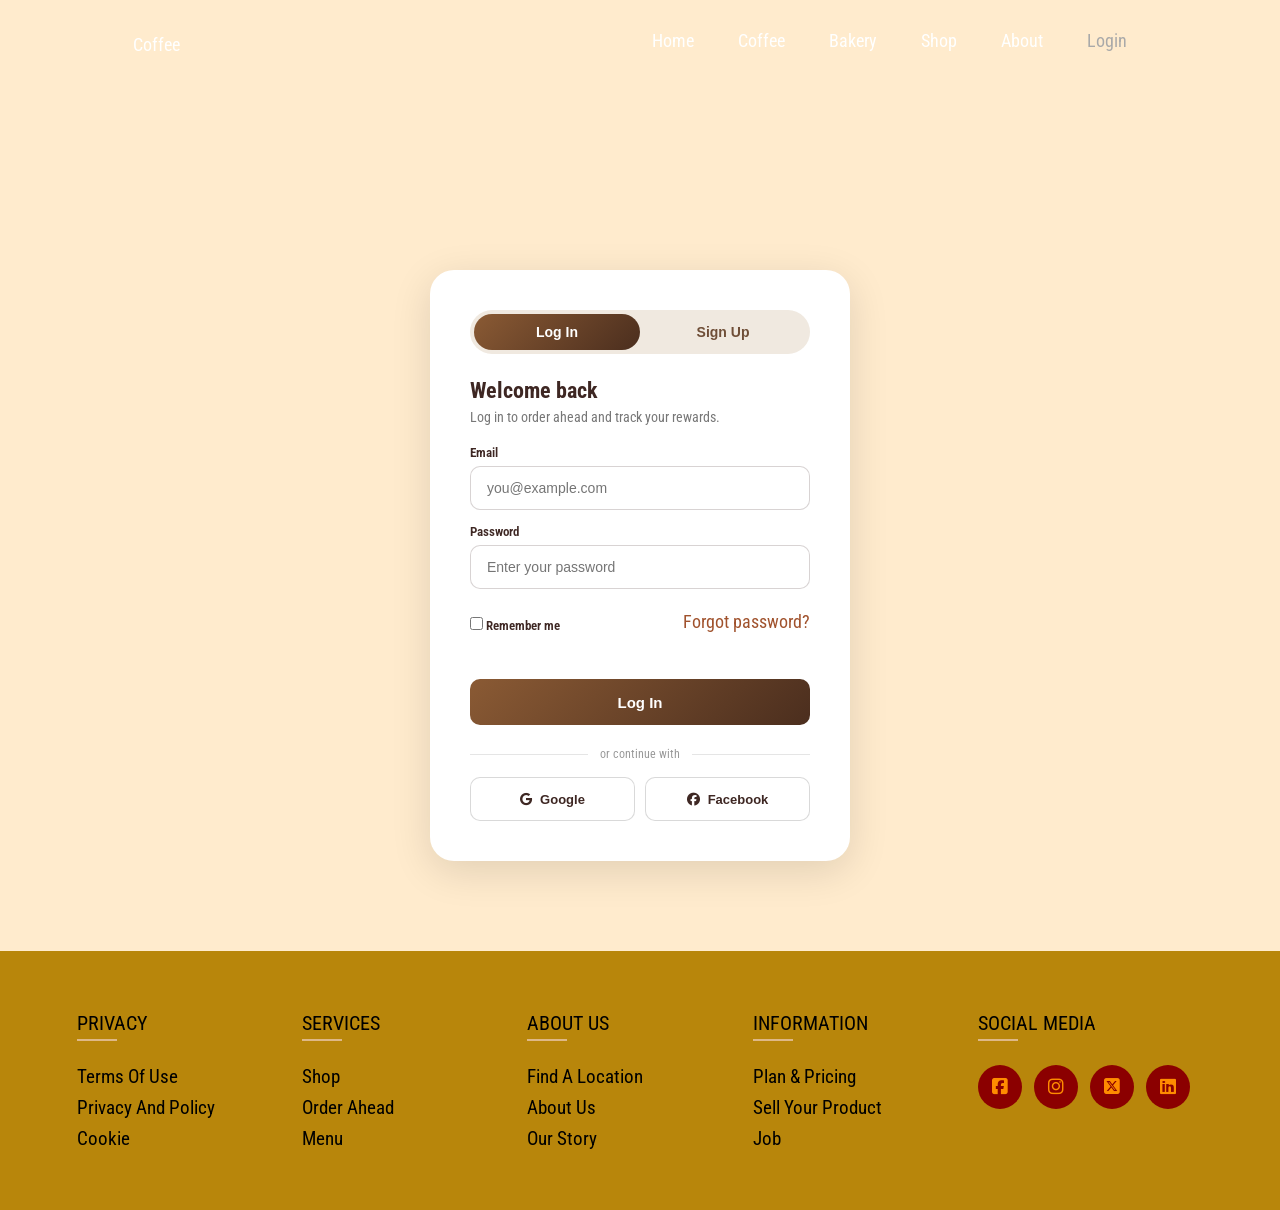
<file: login.html>
<!DOCTYPE html>
<html lang="en">
<head>
    <meta charset="UTF-8">
    <meta name="viewport" content="width=device-width, initial-scale=1.0">
    <link rel="stylesheet" href="style.css">
    <link rel="stylesheet" href="https://cdnjs.cloudflare.com/ajax/libs/font-awesome/6.7.2/css/all.min.css">
    <link rel="preconnect" href="https://fonts.googleapis.com">
    <link rel="preconnect" href="https://fonts.gstatic.com" crossorigin>
    <link href="https://fonts.googleapis.com/css2?family=Roboto+Condensed:ital,wght@0,100..900;1,100..900&display=swap" rel="stylesheet">
    <title>Login - Coffee Store</title>
</head>
<body class="auth-body">
    <div class="toast" id="toast"></div>

    <header class="hero auth-hero">
        <div class="navbar">
            <p>Coffee</p>
            <button class="menu-toggle" id="menuToggle" aria-label="Toggle navigation" aria-expanded="false">
                <i class="fa-solid fa-bars"></i>
            </button>
            <nav class="nav-link" id="navLinks">
                <ul>
                    <li><a href="index.html">Home</a></li>
                    <li><a href="menu.html">Coffee</a></li>
                    <li><a href="menu.html#bakery">Bakery</a></li>
                    <li><a href="shop.html">Shop</a></li>
                    <li><a href="about.html">About</a></li>
                    <li><a href="login.html" class="active">Login</a></li>
                </ul>
            </nav>
        </div>
    </header>

    <main class="auth-wrap">
        <div class="auth-card reveal">
            <div class="auth-tabs">
                <button class="auth-tab active" data-form="loginForm" id="loginTabBtn">Log In</button>
                <button class="auth-tab" data-form="signupForm" id="signupTabBtn">Sign Up</button>
            </div>

            <form id="loginForm" class="auth-form" novalidate>
                <h2>Welcome back</h2>
                <p class="auth-sub">Log in to order ahead and track your rewards.</p>

                <label for="loginEmail">Email</label>
                <input type="email" id="loginEmail" placeholder="you@example.com" required>

                <label for="loginPassword">Password</label>
                <input type="password" id="loginPassword" placeholder="Enter your password" required minlength="6">

                <div class="auth-row">
                    <label class="remember">
                        <input type="checkbox" id="rememberMe"> Remember me
                    </label>
                    <a href="#" class="forgot-link">Forgot password?</a>
                </div>

                <p class="auth-message" id="loginMessage"></p>
                <button type="submit" class="auth-submit">Log In</button>
            </form>

            <form id="signupForm" class="auth-form" novalidate hidden>
                <h2>Create an account</h2>
                <p class="auth-sub">Join for member pricing and a free birthday drink.</p>

                <label for="signupName">Full name</label>
                <input type="text" id="signupName" placeholder="Your name" required>

                <label for="signupEmail">Email</label>
                <input type="email" id="signupEmail" placeholder="you@example.com" required>

                <label for="signupPassword">Password</label>
                <input type="password" id="signupPassword" placeholder="At least 6 characters" required minlength="6">

                <label for="signupConfirm">Confirm password</label>
                <input type="password" id="signupConfirm" placeholder="Re-enter your password" required minlength="6">

                <p class="auth-message" id="signupMessage"></p>
                <button type="submit" class="auth-submit">Sign Up</button>
            </form>

            <div class="auth-divider"><span>or continue with</span></div>

            <div class="social-buttons">
                <button type="button" class="social-btn"><i class="fa-brands fa-google"></i> Google</button>
                <button type="button" class="social-btn"><i class="fa-brands fa-facebook"></i> Facebook</button>
            </div>
        </div>
    </main>

    <footer>
        <div class="footer-col">
            <h4>PRIVACY</h4>
            <ul>
                <li><a href="#">Terms of use</a></li>
                <li><a href="#">Privacy and policy</a></li>
                <li><a href="#">Cookie</a></li>
            </ul>
        </div>
        <div class="footer-col">
            <h4>SERVICES</h4>
            <ul>
                <li><a href="shop.html">Shop</a></li>
                <li><a href="#">Order ahead</a></li>
                <li><a href="menu.html">Menu</a></li>
            </ul>
        </div>
        <div class="footer-col">
            <h4>ABOUT US</h4>
            <ul>
                <li><a href="#">Find a location</a></li>
                <li><a href="about.html">About us</a></li>
                <li><a href="about.html">Our story</a></li>
            </ul>
        </div>
        <div class="footer-col">
            <h4>INFORMATION</h4>
            <ul>
                <li><a href="#">Plan & pricing</a></li>
                <li><a href="#">Sell your product</a></li>
                <li><a href="#">Job</a></li>
            </ul>
        </div>
        <div class="footer-col">
            <h4>SOCIAL MEDIA</h4>
            <div class="link">
                <a href="#"><i class="fa-brands fa-square-facebook"></i></a>
                <a href="#"><i class="fa-brands fa-instagram"></i></a>
                <a href="#"><i class="fa-brands fa-square-x-twitter"></i></a>
                <a href="#"><i class="fa-brands fa-linkedin"></i></a>
            </div>
        </div>
    </footer>
    <script src="script.js"></script>
</body>
</html>
</file>
<file: style.css>
*{
    margin: 0;
    padding: 0;
    box-sizing: border-box;
}

html{
    scroll-behavior: smooth;
}

body{
    background-color: blanchedalmond;
    width: 100%;
    min-height: 100vh;
    font-family: "Roboto Condensed", sans-serif;
    overflow-x: hidden;
}

.hero{
    display: block;
    width: 90%;
    min-height: 500px;
    background-image: url("https://images.ctfassets.net/rric2f17v78a/5e6GbxX6BAkl3xiTasLRJj/1dbf16058042114c704be9cc7209e768/CoffeeShopBrandingHero_2022-03-04-223008_zjpq.jpg");
    background-size: cover;
    background-position: center;
    margin: auto;
    position: relative;
}

.menu-hero{
    min-height: 340px;
}

.nav-link li ,a, p{
    font-size: 18px;
    color: rgb(255, 255, 255);
    text-decoration: none;
}

.navbar{
    display: flex;
    justify-content: space-between;
    align-items: center;
    padding: 30px 6%;
    color: rgb(255, 255, 255);
    position: relative;
    flex-wrap: wrap;
}

p{
    cursor: pointer;
}

.nav-link{
    list-style: none;
    color: white;
}

.nav-link li{
    display: inline-block;
    padding: 0px 20px;
}

.nav-link li a{
    transition: all 0.3s ease 0s;
}
.nav-link li a:hover,
.nav-link li a.active{
    color: darkgray;
}

.menu-toggle{
    display: none;
    background: none;
    border: none;
    color: white;
    font-size: 24px;
    cursor: pointer;
}

.search-icon{
    display: inline-flex;
    align-items: center;
}

input[type="search"] {
    border: 2px solid #ccc;
    box-sizing: border-box;
    color: rgb(255, 255, 255);
    background-color: transparent;
    border-top-left-radius: 5px;
    border-bottom-right-radius: 5px;
    height: 30px;
    margin-left: 10px;
    padding: 10px 20px;
    font-size: 12px;
    width: 150px;
}

.header-container {
    max-width: 500px;
    width: 90%;
    padding: 0 3rem;
    margin-top: 2.5rem;
}

.hdr-container-inner > p,
.hdr-container-inner > h2{
    width: 100%;
    color: white;
}

.hdr-container-inner > p{
    font-size: 22px;
}

.hdr-container-inner > h2{
    font-size: clamp(26px, 4vw, 40px);
    line-height: 1.3;
}

.hdr-container-inner> a{
    font-size: 20px;
    font-weight: 600;
    background-color: red;
    color: rgb(255, 255, 255);
    text-decoration: none;
    display: inline-block;
    padding: 16px 30px;
    border-radius: 25px;
    margin-top: 30px;
}

.hdr-container-inner> a:hover{
    opacity: 0.8;
}

.bean{
    display: flex;
    align-items: center;
    justify-content: center;
    margin-top: 20px;
    padding: 0 5%;
    text-align: center;
    font-size: clamp(22px, 4vw, 32px);
}

.item-group{
    display: flex;
    flex-wrap: wrap;
    justify-content: center;
    gap: 25px;
    padding: 0 5%;
}

.item{
    width: 300px;
    max-width: 100%;
    height: 300px;
    border-radius: 40px;
    overflow: hidden;
    position: relative;
    transition: 0.5s;
    cursor: pointer;
    margin-top: 50px;
}

.item img{
    width: 100%;
    height: 100%;
    object-fit: cover;
    pointer-events: none;
    transition: 0.5s;
}

.item .layer{
    background: linear-gradient(to top, rgba(0,0,0,1), rgba(0,0,0,0));
    position: absolute;
    bottom: 0;
    width: 100%;
    height: 70%;
    opacity: 0;
    transition: 0.3s;
}
.item .info{
    position: absolute;
    bottom: -50%;
    padding: 15px;
    opacity: 0;
    transition: 0.5s bottom, 1.75s opacity;
}
.info > h2{
    font-size: 20px;
    color: aqua;
}

.info li{
    color: white;
    font-size: 14px;
    margin-top: 3px;
}

.info .add-to-cart{
    margin-top: 8px;
    margin-left: 10px;
}

.item:hover,
.item:hover img,
.item:hover .layer{
    transform: scale(1.1);
}

.item:hover > .layer{
    opacity: 1;
}

.item:hover > .info{
    bottom: 0;
    opacity: 1;
}

.item-group:hover > .item:not(:hover) {
    filter: blur(5px);
}

section{
    width: 90%;
    background-color: aliceblue;
    margin: auto;
    margin-top: 100px;
    border-radius: 40px;
    padding-bottom: 3rem;
}

section > h1{
    padding-top: 2rem;
    text-align: center;
    font-size: clamp(24px, 4vw, 30px);
    margin-bottom: 3rem;
}

.menu-page{
    scroll-margin-top: 20px;
}

.all-drink{
    display: flex;
    align-items: stretch;
    justify-content: center;
    flex-wrap: wrap;
    gap: 1rem;
    padding: 0 3%;
}

.drink{
    overflow: hidden;
    background-color: #f4ede3;
    color: #3e2723;
    text-align: center;
    padding: 2rem;
    display: flex;
    flex-direction: column;
    align-items: center;
    justify-content: center;
    border-radius: 20px;
    margin: 0.5rem;
    width: 220px;
    max-width: 100%;
    border: 1px solid rgba(62, 39, 35, 0.08);
}

.drink:hover img{
    scale: 1.1;
}
.drink:hover{
    box-shadow: 5px 5px 20px sandybrown;
}

.drink > img{
    width: 12rem;
    max-width: 100%;
    height: 170px;
    object-fit: cover;
    transition: all 0.3s;
    border-radius: 20px;
}

.drink-info{
    display: block;
    align-items: center;
    justify-content: center;
}

.title{
    font-size: 20px;
    padding-top: 15px;
    color: #3e2723;
    font-weight: 700;
}

.price{
    font-size: 18px;
    margin-top: 5px;
    color: #a0522d;
    font-weight: 600;
}

.drink .add-to-cart{
    margin-top: 1.4rem;
}

.subcribe{
    width: 80%;
    min-height: 300px;
    background-image: url("https://t4.ftcdn.net/jpg/03/26/12/23/360_F_326122335_RKvTXMb4RYkIzk94ZoPjkZQe2CUOVnen.jpg");
    background-size: cover;
    background-position: center;
    margin: auto;
    margin-top: 100px;
    margin-bottom: 100px;
}

.sub-info{
    padding: 90px 5% 30px 5%;
    margin: auto;
    display: block;
    text-align: center;
}

.sub-info h3{
    font-size: clamp(22px, 4vw, 30px);
}

.sub-info > p{
    font-size: clamp(16px, 3vw, 20px);
}

.sub-info button{
    width: 150px;
    height: 50px;
    margin-top: 20px;
    background-color: rgb(152, 123, 61);
    color: white;
    border: none;
    border-top-left-radius: 10px;
    border-bottom-right-radius: 10px;
    cursor: pointer;
}

footer{
    display: flex;
    flex-wrap: wrap;
    margin: auto;
    background-color: darkgoldenrod;
    padding: 60px 6%;
    gap: 2rem 0;
}

ul{
    list-style: none;
}

.footer-col{
    width: 20%;
    min-width: 160px;
}

.footer-col h4{
    position: relative;
    margin-bottom: 30px;
    font-weight: 400;
    font-size: 20px;
    color: black;
    text-transform: capitalize;
}

.footer-col h4::before{
    content: "";
    position: absolute;
    left: 0;
    bottom: -6px;
    background-color: burlywood;
    height: 2px;
    width: 40px;
}

ul li:not(:last-child){
    margin-bottom: 8px;
}

.footer-col ul li a{
    display: block;
    font-size: 19px;
    text-transform: capitalize;
    color: rgb(0, 0, 0);
    text-decoration: none;
    transition: 0.3s;
}

ul li a:hover{
    color: rgb(255, 247, 247);
    padding-left: 2px;
}

.link a{
    display: inline-block;
    height: 44px;
    width: 44px;
    color:darkorange;
    background-color: darkred;
    margin: 0 8px 8px 0;
    text-align: center;
    line-height: 44px;
    border-radius: 50%;
    transition: 0.4s;
}
.link a:hover{
    color: rgb(225, 218, 218);
    background-color: white;
}

/* ---------- Responsive breakpoints ---------- */

@media (max-width: 900px){
    .navbar{
        padding: 20px 5%;
    }
    .header-container{
        left: 0;
        padding: 0 8%;
    }
    .footer-col{
        width: 45%;
    }
}

@media (max-width: 740px){
    .menu-toggle{
        display: block;
        order: 2;
    }
    .nav-link{
        display: none;
        width: 100%;
        order: 4;
        background: rgba(0,0,0,0.6);
        border-radius: 12px;
        margin-top: 15px;
    }
    .nav-link.open{
        display: block;
    }
    .nav-link ul{
        display: flex;
        flex-direction: column;
        padding: 10px 0;
    }
    .nav-link li{
        padding: 10px 20px;
    }
    .search-icon{
        order: 3;
        margin-left: auto;
    }
    input[type="search"]{
        width: 120px;
    }
    .item{
        width: 90%;
    }
    .drink{
        width: 45%;
    }
    .footer-col{
        width: 50%;
        margin-bottom: 20px;
        text-align: center;
    }
    .footer-col h4::before{
        left: 50%;
        transform: translateX(-50%);
    }
    .link{
        display: flex;
        justify-content: center;
        flex-wrap: wrap;
    }
}

@media (max-width: 480px){
    .navbar > p{
        font-size: 22px;
        font-weight: bold;
    }
    .hero{
        min-height: 420px;
    }
    .header-container{
        margin-top: 1.5rem;
    }
    .hdr-container-inner > a{
        padding: 12px 22px;
        font-size: 16px;
    }
    .drink{
        width: 100%;
    }
    .footer-col{
        width: 100%;
    }
    section{
        border-radius: 20px;
    }
}

/* ---------- Add to cart button ---------- */
.add-to-cart{
    display: inline-flex;
    align-items: center;
    gap: 8px;
    border: none;
    color: #fff;
    background: linear-gradient(135deg, #8a5a34, #4b2e1e);
    padding: 12px 24px;
    border-radius: 30px;
    font-family: inherit;
    font-size: 14px;
    font-weight: 600;
    letter-spacing: 0.3px;
    cursor: pointer;
    box-shadow: 0 4px 10px rgba(43, 26, 15, 0.3);
    transition: transform 0.2s ease, box-shadow 0.2s ease, background 0.2s ease;
}

.add-to-cart::before{
    content: "\f217";
    font-family: "Font Awesome 6 Free";
    font-weight: 900;
    font-size: 13px;
}

.add-to-cart:hover{
    transform: translateY(-3px);
    box-shadow: 0 10px 18px rgba(43, 26, 15, 0.35);
    background: linear-gradient(135deg, #a06b3e, #5c3a22);
}

.add-to-cart:active{
    transform: translateY(-1px) scale(0.97);
    box-shadow: 0 4px 8px rgba(43, 26, 15, 0.3);
}

/* ---------- New features ---------- */

.navbar-icons{
    display: flex;
    align-items: center;
    gap: 14px;
}

.cart-icon-btn{
    position: relative;
    background: none;
    border: none;
    color: white;
    font-size: 20px;
    cursor: pointer;
    display: flex;
    align-items: center;
}

.cart-count{
    position: absolute;
    top: -8px;
    right: -10px;
    background: #d94f30;
    color: white;
    font-size: 11px;
    min-width: 18px;
    height: 18px;
    border-radius: 50%;
    display: none;
    align-items: center;
    justify-content: center;
    padding: 0 4px;
}

/* Cart drawer */
.cart-overlay{
    position: fixed;
    inset: 0;
    background: rgba(0,0,0,0.5);
    opacity: 0;
    pointer-events: none;
    transition: opacity 0.3s;
    z-index: 90;
}
.cart-overlay.open{
    opacity: 1;
    pointer-events: auto;
}

.cart-drawer{
    position: fixed;
    top: 0;
    right: -380px;
    width: 340px;
    max-width: 90vw;
    height: 100%;
    background: blanchedalmond;
    box-shadow: -4px 0 20px rgba(0,0,0,0.2);
    z-index: 100;
    display: flex;
    flex-direction: column;
    transition: right 0.35s ease;
}
.cart-drawer.open{
    right: 0;
}

.cart-header{
    display: flex;
    align-items: center;
    justify-content: space-between;
    padding: 20px;
    background: darkgoldenrod;
    color: white;
}
.cart-header h3{
    font-size: 20px;
}
.cart-header button{
    background: none;
    border: none;
    color: white;
    font-size: 26px;
    cursor: pointer;
    line-height: 1;
}

.cart-items{
    flex: 1;
    overflow-y: auto;
    padding: 15px 20px;
}

.cart-empty{
    text-align: center;
    color: #555;
    margin-top: 40px;
}

.cart-item{
    display: flex;
    align-items: center;
    gap: 10px;
    padding: 12px 0;
    border-bottom: 1px solid rgba(0,0,0,0.1);
}
.cart-item img{
    width: 55px;
    height: 55px;
    object-fit: cover;
    border-radius: 10px;
}
.cart-item-info{
    flex: 1;
}
.cart-item-name{
    font-size: 15px;
    font-weight: 600;
}
.cart-item-price{
    font-size: 13px;
    color: #555;
    margin-top: 2px;
}
.qty-control{
    display: flex;
    align-items: center;
    gap: 8px;
    margin-top: 6px;
}
.qty-btn{
    width: 22px;
    height: 22px;
    border: 1px solid #999;
    background: white;
    border-radius: 5px;
    cursor: pointer;
    line-height: 1;
}
.remove-btn{
    background: none;
    border: none;
    color: #a33;
    cursor: pointer;
    font-size: 15px;
}

.cart-footer{
    padding: 18px 20px;
    border-top: 1px solid rgba(0,0,0,0.15);
}
.cart-total{
    font-size: 17px;
    font-weight: 600;
    margin-bottom: 12px;
    display: flex;
    justify-content: space-between;
}
.checkout-btn{
    width: 100%;
    padding: 12px;
    background: #490ccc;
    color: white;
    border: none;
    border-radius: 10px;
    font-size: 16px;
    cursor: pointer;
    transition: opacity 0.2s;
}
.checkout-btn:hover{
    opacity: 0.85;
}

/* Toast */
.toast{
    position: fixed;
    bottom: 30px;
    left: 50%;
    transform: translateX(-50%) translateY(20px);
    background: #333;
    color: white;
    padding: 12px 22px;
    border-radius: 30px;
    font-size: 15px;
    opacity: 0;
    pointer-events: none;
    transition: all 0.3s;
    z-index: 200;
}
.toast.show{
    opacity: 1;
    transform: translateX(-50%) translateY(0);
}

/* Back to top */
.back-to-top{
    position: fixed;
    bottom: 30px;
    right: 30px;
    width: 46px;
    height: 46px;
    border-radius: 50%;
    background: darkgoldenrod;
    color: white;
    border: none;
    font-size: 18px;
    cursor: pointer;
    opacity: 0;
    visibility: hidden;
    transform: translateY(10px);
    transition: all 0.3s;
    z-index: 80;
}
.back-to-top.show{
    opacity: 1;
    visibility: visible;
    transform: translateY(0);
}
.back-to-top:hover{
    background: #b8860b;
}

/* Testimonials */
.testimonials{
    text-align: center;
    padding-bottom: 3rem;
}
.testimonial-group{
    display: flex;
    flex-wrap: wrap;
    justify-content: center;
    gap: 1.5rem;
    padding: 0 5%;
}
.testimonial{
    background: white;
    width: 280px;
    max-width: 100%;
    padding: 1.8rem;
    border-radius: 20px;
    box-shadow: 0 4px 14px rgba(0,0,0,0.08);
}
.testimonial .stars{
    color: goldenrod;
    margin-bottom: 10px;
}
.testimonial p{
    font-size: 15px;
    color: #333;
    font-style: italic;
    margin-bottom: 12px;
    cursor: default;
}
.testimonial h5{
    font-size: 14px;
    color: #777;
    font-weight: 600;
}

/* Newsletter form */
.newsletter-form{
    display: flex;
    justify-content: center;
    gap: 10px;
    margin-top: 15px;
    flex-wrap: wrap;
}
.newsletter-form input[type="email"]{
    width: 240px;
    max-width: 100%;
    height: 46px;
    border-radius: 30px;
    border: none;
    outline: none;
    padding: 0 20px;
    color: black;
}
.newsletter-form button{
    height: 46px;
    padding: 0 28px;
    background-color: rgb(152, 123, 61);
    color: white;
    border: none;
    border-radius: 30px;
    cursor: pointer;
    transition: opacity 0.2s;
}
.newsletter-form button:hover{
    opacity: 0.85;
}
.newsletter-message{
    margin-top: 12px;
    font-size: 14px;
    min-height: 18px;
}
.newsletter-message.error{
    color: #ffb3b3;
}
.newsletter-message.success{
    color: #b9f6ca;
}

/* No results */
.no-results{
    text-align: center;
    padding: 2rem 0;
    color: #777;
    font-size: 16px;
}

/* Scroll reveal */
.reveal{
    opacity: 0;
    transform: translateY(30px);
    transition: opacity 0.6s ease, transform 0.6s ease;
}
.reveal.visible{
    opacity: 1;
    transform: translateY(0);
}

@media (max-width: 480px){
    .cart-drawer{
        width: 100%;
        max-width: 100%;
    }
    .back-to-top{
        right: 16px;
        bottom: 16px;
    }
}

/* ---------- About page ---------- */
.about-hero{
    min-height: 320px;
}

.about-story{
    width: 90%;
    max-width: 1100px;
    margin: 80px auto;
    display: flex;
    align-items: center;
    gap: 3rem;
    background: none;
}

.story-text{
    flex: 1;
    min-width: 280px;
}

.eyebrow{
    display: inline-block;
    text-transform: uppercase;
    letter-spacing: 2px;
    font-size: 13px;
    font-weight: 700;
    color: #a0522d;
    margin-bottom: 10px;
}

.story-text h1{
    font-size: clamp(26px, 4vw, 36px);
    color: #3e2723;
    margin-bottom: 18px;
    line-height: 1.3;
}

.story-text p{
    font-size: 16px;
    color: #4a4a4a;
    line-height: 1.7;
    margin-bottom: 14px;
}

.story-image{
    flex: 1;
    min-width: 280px;
}

.story-image img{
    width: 100%;
    height: 320px;
    object-fit: cover;
    border-radius: 30px;
    box-shadow: 0 10px 30px rgba(0,0,0,0.15);
}

.stats-bar{
    width: 90%;
    max-width: 1100px;
    margin: 0 auto 90px auto;
    background: linear-gradient(135deg, #4b2e1e, #6f4e37);
    border-radius: 30px;
    padding: 40px 20px;
    display: flex;
    flex-wrap: wrap;
    justify-content: space-around;
    text-align: center;
}

.stat h3{
    font-size: clamp(26px, 4vw, 34px);
    color: #ffd7a8;
}

.stat p{
    color: white;
    font-size: 14px;
    margin-top: 6px;
    cursor: default;
}

.about-values{
    width: 90%;
    max-width: 1100px;
    margin: 0 auto 90px auto;
    text-align: center;
}

.about-values h1{
    font-size: clamp(24px, 4vw, 30px);
    color: #3e2723;
    margin-bottom: 3rem;
}

.values-group{
    display: flex;
    flex-wrap: wrap;
    justify-content: center;
    gap: 1.5rem;
}

.value-card{
    background: white;
    width: 280px;
    max-width: 100%;
    padding: 2rem 1.6rem;
    border-radius: 20px;
    box-shadow: 0 4px 14px rgba(0,0,0,0.08);
}

.value-card i{
    font-size: 28px;
    color: #a0522d;
    margin-bottom: 14px;
}

.value-card h4{
    font-size: 18px;
    color: #3e2723;
    margin-bottom: 10px;
}

.value-card p{
    font-size: 14px;
    color: #555;
    line-height: 1.6;
}

.team{
    width: 90%;
    max-width: 1100px;
    margin: 0 auto 90px auto;
    text-align: center;
}

.team h1{
    font-size: clamp(24px, 4vw, 30px);
    color: #3e2723;
    margin-bottom: 3rem;
}

.team-group{
    display: flex;
    flex-wrap: wrap;
    justify-content: center;
    gap: 2rem;
}

.team-card{
    width: 200px;
    max-width: 100%;
}

.team-card img{
    width: 100%;
    height: 220px;
    object-fit: cover;
    border-radius: 20px;
    margin-bottom: 14px;
}

.team-card h4{
    font-size: 17px;
    color: #3e2723;
}

.team-card p{
    font-size: 14px;
    color: #a0522d;
    margin-top: 4px;
}

.visit-us{
    width: 80%;
    background-image: url("https://t4.ftcdn.net/jpg/03/26/12/23/360_F_326122335_RKvTXMb4RYkIzk94ZoPjkZQe2CUOVnen.jpg");
    background-size: cover;
    background-position: center;
    margin: 0 auto 100px auto;
    border-radius: 30px;
    position: relative;
}

.visit-us::before{
    content: "";
    position: absolute;
    inset: 0;
    background: rgba(20, 12, 8, 0.55);
    border-radius: 30px;
}

.visit-info{
    position: relative;
    padding: 70px 5%;
    text-align: center;
    color: white;
}

.visit-info h1{
    font-size: clamp(24px, 4vw, 32px);
    margin-bottom: 20px;
}

.visit-info p{
    font-size: 16px;
    margin-bottom: 8px;
    cursor: default;
}

.visit-info p i{
    color: #ffd7a8;
    margin-right: 8px;
    width: 16px;
}

.visit-btn{
    display: inline-block;
    margin-top: 20px;
    background: rgb(197, 129, 41);
    color: white;
    text-decoration: none;
    padding: 14px 32px;
    border-radius: 30px;
    font-weight: 600;
    transition: opacity 0.2s;
}

.visit-btn:hover{
    opacity: 0.85;
}

/* ---------- Shop page ---------- */
.shop-hero{
    min-height: 320px;
}

.shop-tabs{
    width: 90%;
    max-width: 900px;
    margin: 40px auto 0 auto;
    display: flex;
    justify-content: center;
    gap: 12px;
    flex-wrap: wrap;
}

.tab-btn{
    background: white;
    border: 1px solid rgba(62, 39, 35, 0.15);
    color: #3e2723;
    padding: 10px 22px;
    border-radius: 30px;
    font-size: 14px;
    font-weight: 600;
    cursor: pointer;
    transition: all 0.2s;
}

.tab-btn:hover{
    border-color: #a0522d;
}

.tab-btn.active{
    background: linear-gradient(135deg, #8a5a34, #4b2e1e);
    color: white;
    border-color: transparent;
}

.shop-page{
    width: 90%;
    background: none;
    margin: 30px auto 100px auto;
    border-radius: 0;
    padding-bottom: 0;
}

.shop-grid{
    display: flex;
    flex-wrap: wrap;
    justify-content: center;
    gap: 1.3rem;
}

/* ---------- Login / Signup page ---------- */
.auth-body{
    min-height: 100vh;
}

.auth-hero{
    min-height: 220px;
}

.auth-wrap{
    display: flex;
    justify-content: center;
    padding: 50px 5% 90px 5%;
}

.auth-card{
    background: white;
    width: 420px;
    max-width: 100%;
    border-radius: 24px;
    padding: 2.5rem;
    box-shadow: 0 10px 40px rgba(0,0,0,0.12);
}

.auth-tabs{
    display: flex;
    background: #f0e9e0;
    border-radius: 30px;
    padding: 4px;
    margin-bottom: 24px;
}

.auth-tab{
    flex: 1;
    background: none;
    border: none;
    padding: 10px;
    border-radius: 26px;
    font-size: 14px;
    font-weight: 600;
    color: #6f4e37;
    cursor: pointer;
    transition: all 0.2s;
}

.auth-tab.active{
    background: linear-gradient(135deg, #8a5a34, #4b2e1e);
    color: white;
}

.auth-form h2{
    font-size: 22px;
    color: #3e2723;
    margin-bottom: 6px;
}

.auth-sub{
    font-size: 14px;
    color: #777;
    margin-bottom: 20px;
}

.auth-form label{
    display: block;
    font-size: 13px;
    font-weight: 600;
    color: #3e2723;
    margin: 14px 0 6px 0;
}

.auth-form input[type="email"],
.auth-form input[type="password"],
.auth-form input[type="text"]{
    width: 100%;
    height: 44px;
    padding: 0 16px;
    border-radius: 10px;
    border: 1px solid rgba(62, 39, 35, 0.2);
    outline: none;
    font-size: 14px;
    color: #3e2723;
    transition: border-color 0.2s;
}

.auth-form input:focus{
    border-color: #a0522d;
}

.auth-row{
    display: flex;
    justify-content: space-between;
    align-items: center;
    margin-top: 14px;
    font-size: 13px;
}

.remember{
    display: flex;
    align-items: center;
    gap: 6px;
    color: #555;
    cursor: pointer;
}

.forgot-link{
    color: #a0522d;
    text-decoration: none;
}

.forgot-link:hover{
    text-decoration: underline;
}

.auth-message{
    min-height: 18px;
    font-size: 13px;
    margin-top: 12px;
}

.auth-message.error{
    color: #c0392b;
}

.auth-message.success{
    color: #2e7d32;
}

.auth-submit{
    width: 100%;
    height: 46px;
    margin-top: 10px;
    background: linear-gradient(135deg, #8a5a34, #4b2e1e);
    color: white;
    border: none;
    border-radius: 10px;
    font-size: 15px;
    font-weight: 600;
    cursor: pointer;
    transition: opacity 0.2s;
}

.auth-submit:hover{
    opacity: 0.88;
}

.auth-divider{
    display: flex;
    align-items: center;
    text-align: center;
    margin: 22px 0 16px 0;
    color: #999;
    font-size: 12px;
}

.auth-divider::before,
.auth-divider::after{
    content: "";
    flex: 1;
    height: 1px;
    background: rgba(0,0,0,0.1);
}

.auth-divider span{
    padding: 0 12px;
}

.social-buttons{
    display: flex;
    gap: 10px;
}

.social-btn{
    flex: 1;
    height: 44px;
    background: white;
    border: 1px solid rgba(0,0,0,0.15);
    border-radius: 10px;
    font-size: 13px;
    font-weight: 600;
    color: #3e2723;
    cursor: pointer;
    display: flex;
    align-items: center;
    justify-content: center;
    gap: 8px;
    transition: background 0.2s;
}

.social-btn:hover{
    background: #f5f0ea;
}

@media (max-width: 740px){
    .about-story{
        flex-direction: column;
    }
}
</file>
